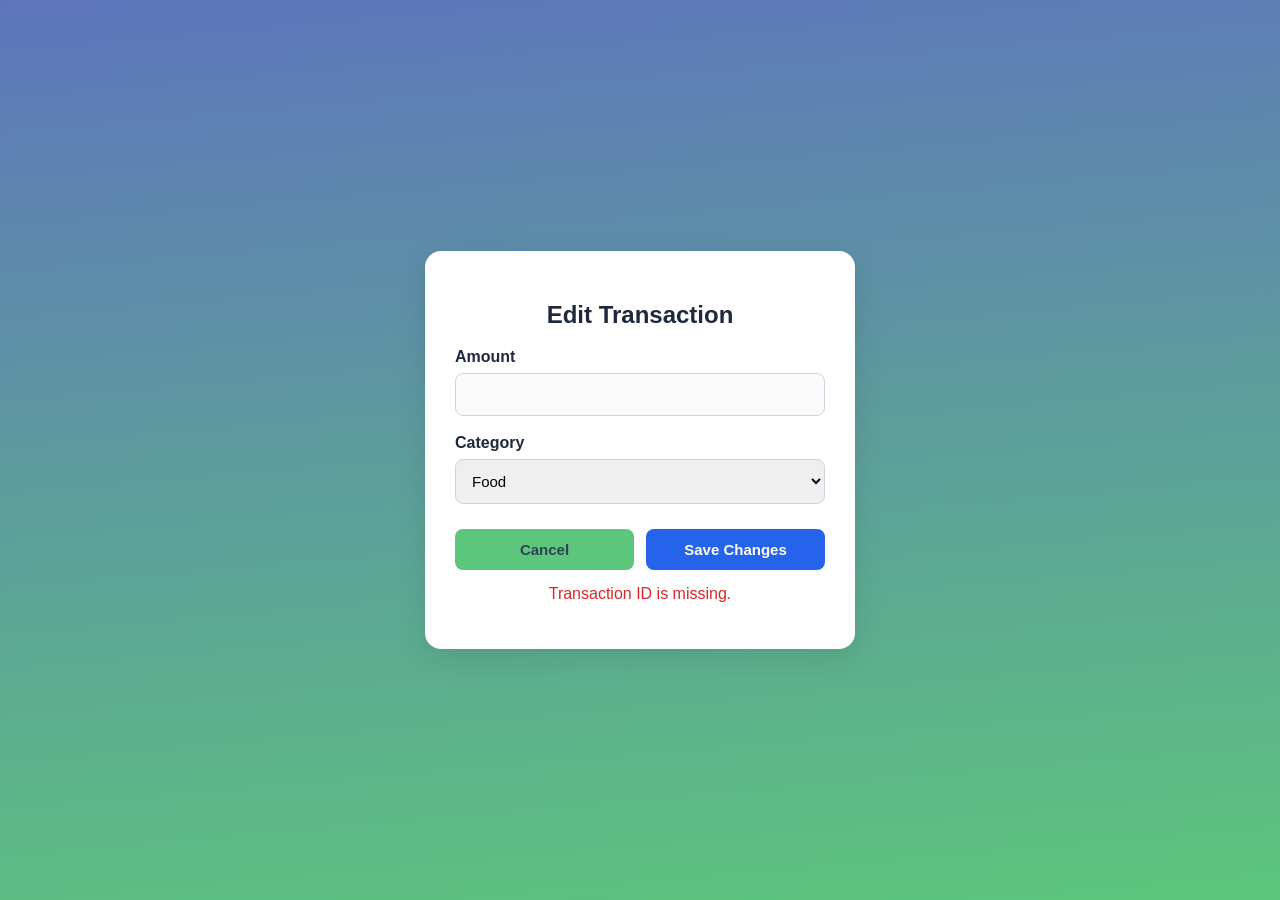
<file: bigger projects/EXPENSE TRACKER/frantend/edit-transactions.html>
<!DOCTYPE html>
<html lang="en">

<head>
    <meta charset="UTF-8">
    <meta name="viewport" content="width=device-width, initial-scale=1.0">
    <title>Edit Transaction</title>

    <style>
        * {
            box-sizing: border-box;
        }

        body {
            margin: 0;
            min-height: 100vh;
            display: flex;
            justify-content: center;
            align-items: center;
            background: linear-gradient(535deg, #5e75bc, #5cc67c);
            font-family: Arial, sans-serif;
        }

        .edit-box {
            width: 90%;
            max-width: 430px;
            padding: 30px;
            background: white;
            border-radius: 16px;
            box-shadow: 0 8px 30px rgba(0, 0, 0, 0.10);
        }

        h2 {
            text-align: center;
            color: #1e293b;
        }

        label {
            display: block;
            margin-top: 18px;
            margin-bottom: 7px;
            color: #1e293b;
            font-weight: bold;
        }

        input,
        select {
            width: 100%;
            padding: 12px;
            border: 1px solid #cbd5e1;
            border-radius: 8px;
            font-size: 15px;

        }

        .buttons {
            display: flex;
            gap: 12px;
            margin-top: 25px;
        }

        button {
            flex: 1;
            padding: 12px;
            border: none;
            border-radius: 8px;
            cursor: pointer;
            font-size: 15px;
            font-weight: bold;
        }

        .save {
            background: #2563eb;
            color: white;
        }

        .cancel {
            background: #5cc67c;
            color: #334155;
        }

        #message {
            margin-top: 15px;
            text-align: center;
            color: #dc2626;
        }
    </style>
</head>

<body>
    <div class="edit-box">
        <h2>Edit Transaction</h2>

        <form id="editForm">
            <label for="amount">Amount</label>
            <input type="number" id="amount" min="0.01" step="0.01" required>

            <label for="category">Category</label>
            <select id="category" required>
                <option value="Food">Food</option>
                <option value="Travel">Travel</option>
                <option value="Shopping">Shopping</option>
                <option value="Bills">Bills</option>
                <option value="Salary">Salary</option>
                <option value="Pocket Money">Pocket Money</option>
                <option value="Gift">Gift</option>
                <option value="Other Income">Other Income</option>
                <option value="Other">Other</option>
            </select>

            <div class="buttons">
                <button type="button" class="cancel" onclick="goBack()">
                    Cancel
                </button>

                <button type="submit" class="save">
                    Save Changes
                </button>
            </div>
        </form>

        <p id="message"></p>
    </div>

    <script>
        const API_URL =
            window.location.hostname === "localhost" ||
                window.location.hostname === "127.0.0.1"
                ? "http://127.0.0.1:5000"
                : "https://python-programming-1-8ew8.onrender.com";
        const params = new URLSearchParams(window.location.search);
        const transactionId = params.get("id");

        const amountInput = document.getElementById("amount");
        const categoryInput = document.getElementById("category");
        const message = document.getElementById("message");
        const form = document.getElementById("editForm");

        function goBack() {
            window.location.href = "index.html";
        }

        async function loadTransaction() {
            try {
                if (!transactionId) {
                    throw new Error("Transaction ID is missing.");
                }

                const response = await fetch(`${API_URL}/transactions`, {
                    credentials: "include"
                });

                if (!response.ok) {
                    throw new Error("Could not load transactions.");
                }

                const transactions = await response.json();

                const transaction = transactions.find(
                    item => String(item.id) === transactionId
                );

                if (!transaction) {
                    throw new Error("Transaction not found.");
                }

                amountInput.value = transaction.amount;

                const expenseCategories = [
                    "Food",
                    "Travel",
                    "Shopping",
                    "Bills",
                    "Other"
                ];

                const incomeCategories = [
                    "Salary",
                    "Pocket Money",
                    "Gift",
                    "Other Income"
                ];

                const categories = transaction.type === "expense"
                    ? expenseCategories
                    : incomeCategories;

                categoryInput.innerHTML = "";

                categories.forEach(function (category) {
                    const option = document.createElement("option");
                    option.value = category;
                    option.textContent = category;
                    categoryInput.appendChild(option);
                });

                categoryInput.value = transaction.category;

            } catch (error) {
                message.textContent = error.message;
                form.querySelectorAll("input, button").forEach(
                    element => element.disabled = true
                );
            }
        }

        form.addEventListener("submit", async function (event) {
            event.preventDefault();

            const amount = Number(amountInput.value);
            const category = categoryInput.value.trim();

            if (!Number.isFinite(amount) || amount <= 0) {
                message.textContent = "Please enter a valid amount.";
                return;
            }

            if (!category) {
                message.textContent = "Please enter a valid category.";
                return;
            }

            try {
                const response = await fetch(
                    `${API_URL}/transactions/${encodeURIComponent(transactionId)}`,
                    {
                        method: "PUT",
                        credentials: "include",
                        headers: {
                            "Content-Type": "application/json"
                        },
                        body: JSON.stringify({
                            amount: amount,
                            category: category
                        })
                    }
                );

                const result = await response.json();

                if (!response.ok) {
                    throw new Error(result.error || "Failed to update transaction.");
                }

                window.location.href =
                    "notification.html?type=result&status=success&message=" +
                    encodeURIComponent("Transaction updated successfully!");

            } catch (error) {
                message.textContent = error.message;
            }
        });

        loadTransaction();
    </script>
</body>

</html>
</file>
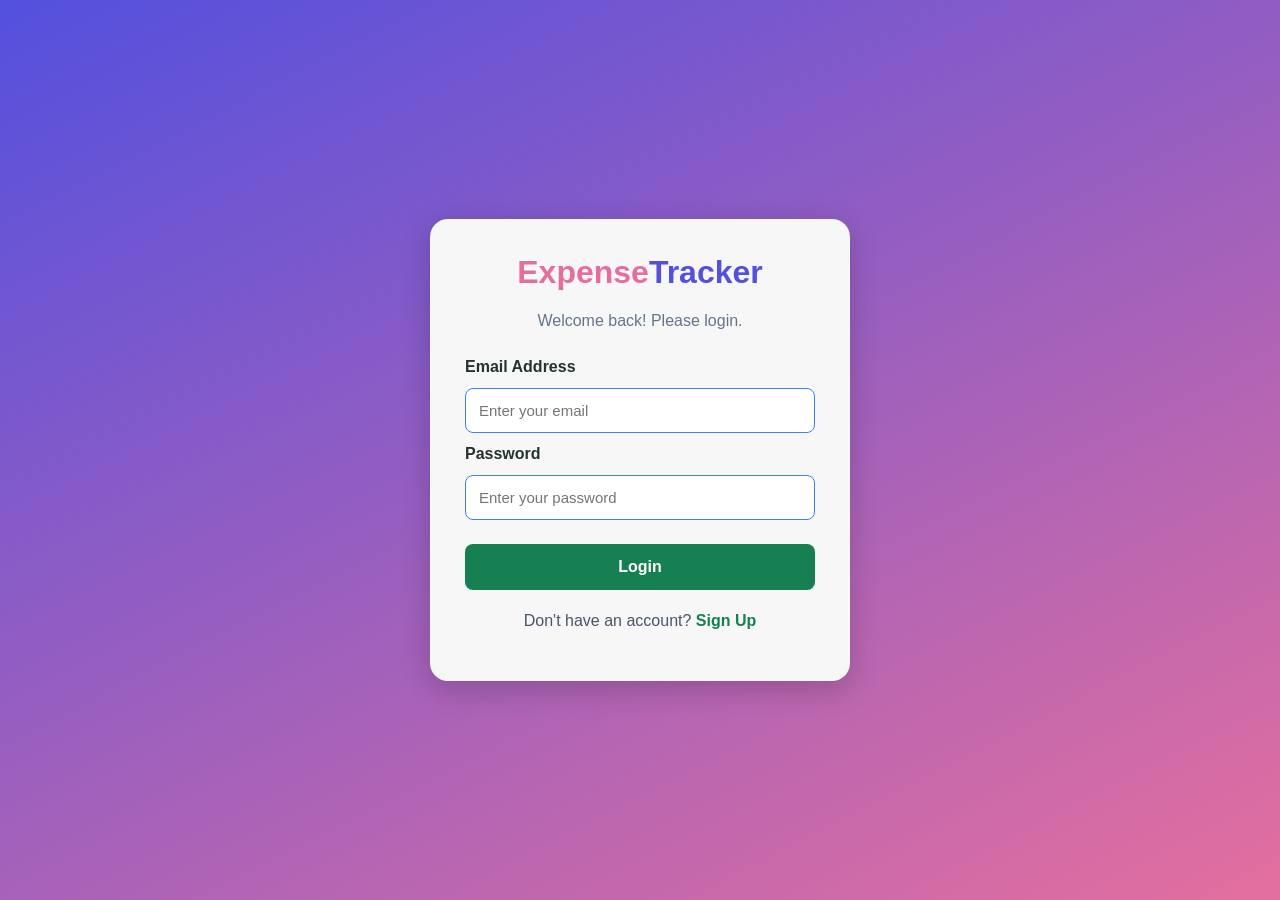
<file: bigger projects/EXPENSE TRACKER/frantend/login.html>
<!DOCTYPE html>
<html lang="en">

<head>
    <meta charset="UTF-8">
    <meta name="viewport" content="width=device-width, initial-scale=1.0">
    <title>Login - ExpenseTracker</title>
    <link rel="stylesheet" href="style.css">
</head>

<body class="auth-page">

    <div class="auth-container">
        <h1>Expense<span>Tracker</span></h1>
        <p class="auth-subtitle">Welcome back! Please login.</p>

        <form id="login-form">
            <label for="email">Email Address</label>
            <input type="email" id="email" placeholder="Enter your email" required>

            <label for="password">Password</label>
            <input type="password" id="password" placeholder="Enter your password" required>

            <button type="submit">Login</button>
        </form>

        <p id="login-message"></p>

        <p class="auth-switch">
            Don't have an account?
            <a href="signup.html">Sign Up</a>
        </p>
    </div>

    <script>
        const API_URL =
            window.location.hostname === "localhost" ||
                window.location.hostname === "127.0.0.1"
                ? "http://127.0.0.1:5000"
                : "https://python-programming-1-8ew8.onrender.com";

        document.getElementById("login-form").addEventListener("submit", async function (event) {
            event.preventDefault();

            const email = document.getElementById("email").value.trim();
            const password = document.getElementById("password").value;
            const message = document.getElementById("login-message");

            try {
                const response = await fetch(`${API_URL}/auth/login`, {
                    method: "POST",
                    credentials: "include",
                    headers: {
                        "Content-Type": "application/json"
                    },
                    body: JSON.stringify({ email, password })
                });

                const result = await response.json();

                message.textContent = result.message || result.error;
                message.style.color = response.ok ? "green" : "red";
                if (response.ok) {
                    setTimeout(() => {
                        window.location.href = "index.html";
                    }, 1000);
                }

            } catch (error) {
                message.textContent = "Server connection failed. Please try again.";
                message.style.color = "red";
            }
        });
    </script>

</body>

</html>
</file>
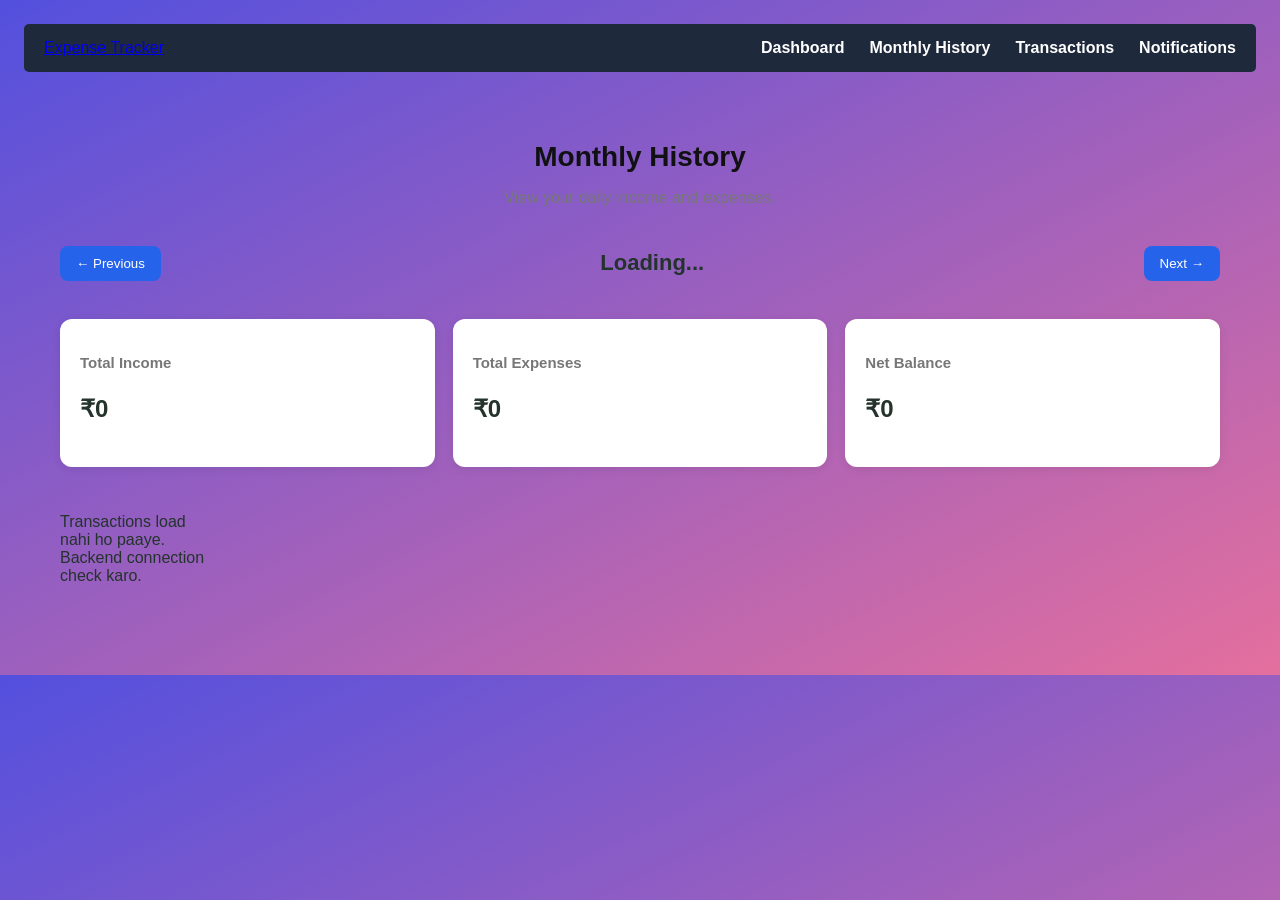
<file: bigger projects/EXPENSE TRACKER/frantend/monthly-history.html>
<!DOCTYPE html>
<html lang="en">
<head>
    <meta charset="UTF-8">
    <meta name="viewport" content="width=device-width, initial-scale=1.0">
    <title>Monthly History | Expense Tracker</title>
    <link rel="stylesheet" href="style.css">
    <link rel="stylesheet" href="monthly-history.css">
</head>
<body>

    <nav class="navbar">
        <a href="index.html" class="logo">Expense Tracker</a>

        <div class="nav-links">
            <a href="index.html">Dashboard</a>
            <a href="monthly-history.html" class="active">Monthly History</a>
            <a href="edit-transactions.html">Transactions</a>
            <a href="notification.html">Notifications</a>
        </div>
    </nav>

    <main class="monthly-history-container">
        <header class="history-header">
            <div>
                <h1>Monthly History</h1>
                <p>View your daily income and expenses.</p>
            </div>
        </header>

        <section class="month-navigation">
            <button id="prevMonth" type="button">← Previous</button>
            <h2 id="currentMonth">Loading...</h2>
            <button id="nextMonth" type="button">Next →</button>
        </section>

        <section class="monthly-summary">
            <div class="summary-card">
                <h3>Total Income</h3>
                <p id="monthlyIncome">₹0</p>
            </div>

            <div class="summary-card">
                <h3>Total Expenses</h3>
                <p id="monthlyExpenses">₹0</p>
            </div>

            <div class="summary-card">
                <h3>Net Balance</h3>
                <p id="monthlyBalance">₹0</p>
            </div>
        </section>

        <section class="calendar-section">
            <div class="calendar-grid" id="calendarGrid">
                <!-- Calendar dates will be generated by JavaScript -->
            </div>
        </section>
    </main>

    <script src="monthly-history.js"></script>
</body>
</html>
</file>
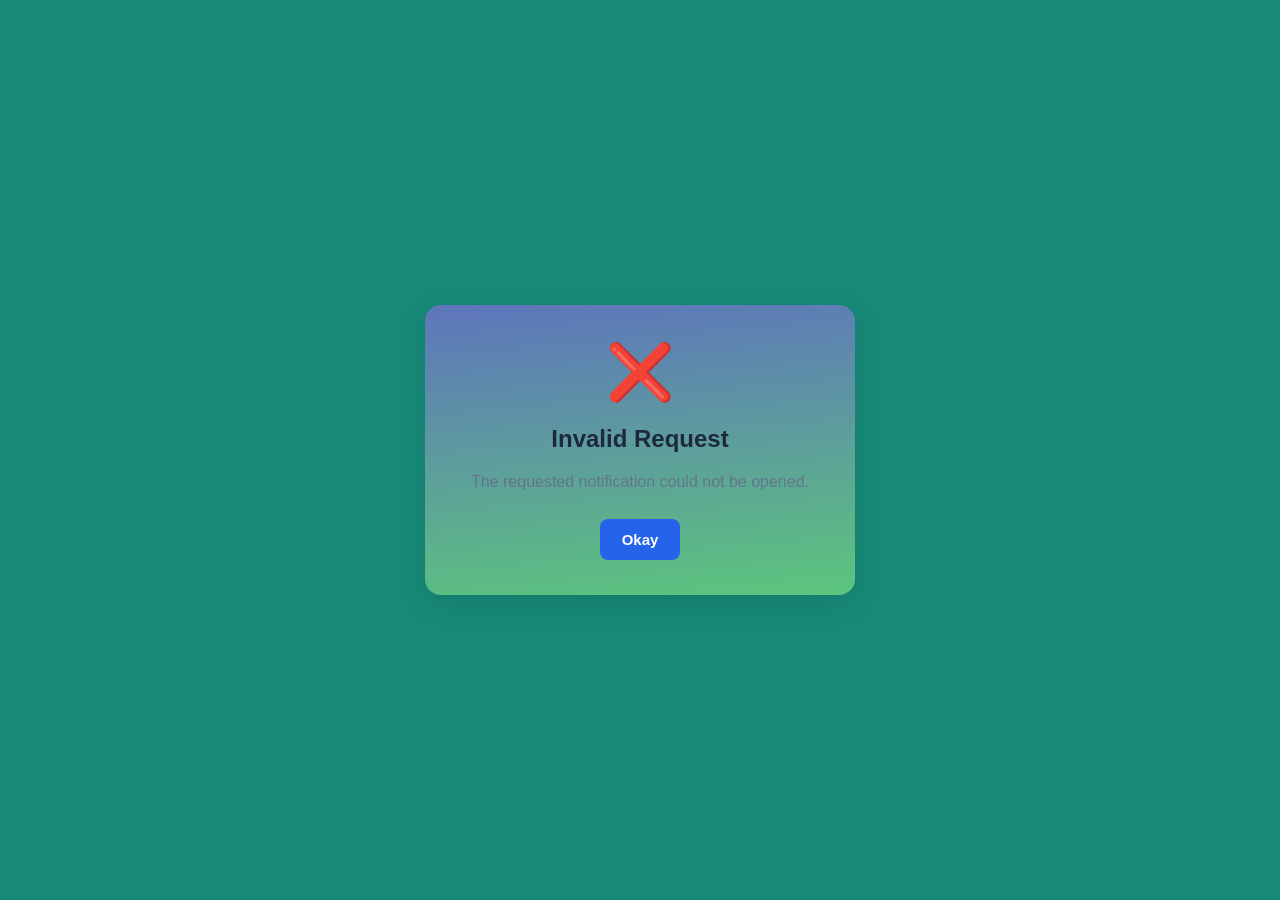
<file: bigger projects/EXPENSE TRACKER/frantend/notification.html>
<!DOCTYPE html>
<html lang="en">

<head>
    <meta charset="UTF-8">
    <meta name="viewport" content="width=device-width, initial-scale=1.0">
    <title>Expense Tracker - Notification</title>

    <style>
        * {
            box-sizing: border-box;
        }

        body {
            margin: 0;
            min-height: 100vh;
            display: flex;
            justify-content: center;
            align-items: center;
            background: #178978;
            font-family: Arial, sans-serif;
        }

        .notification-box {
            width: 90%;
            max-width: 430px;
            padding: 35px 25px;
            background: linear-gradient(535deg, #5e75bc, #5cc67c);
            border-radius: 16px;
            text-align: center;
            box-shadow: 0 8px 30px rgba(0, 0, 0, 0.10);
        }

        .notification-icon {
            font-size: 55px;
            margin-bottom: 15px;
        }

        h2 {
            color: #1e293b;
            margin-bottom: 12px;
        }

        p {
            color: #64748b;
            line-height: 1.6;
        }

        .actions {
            display: flex;
            gap: 12px;
            justify-content: center;
            margin-top: 25px;
        }

        button {
            padding: 12px 22px;
            border: none;
            border-radius: 8px;
            cursor: pointer;
            font-size: 15px;
            font-weight: bold;
        }

        .primary {
            background: #2563eb;
            color: white;
        }

        .secondary {
            background: #e2e8f0;
            color: #334155;
        }

        .danger {
            background: #dc2626;
            color: white;
        }

        button:disabled {
            opacity: 0.6;
            cursor: not-allowed;
        }
    </style>
</head>

<body>

    <div class="notification-box">
        <div class="notification-icon" id="icon">ℹ️</div>

        <h2 id="title">Notification</h2>

        <p id="message">Please wait...</p>

        <div class="actions" id="actions"></div>
    </div>

    <script>
        const API_URL =
            window.location.hostname === "localhost" ||
                window.location.hostname === "127.0.0.1"
                ? "http://127.0.0.1:5000"
                : "https://python-programming-1-8ew8.onrender.com";

        const params = new URLSearchParams(window.location.search);

        const type = params.get("type");
        const action = params.get("action");
        const id = params.get("id");

        const icon = document.getElementById("icon");
        const title = document.getElementById("title");
        const message = document.getElementById("message");
        const actions = document.getElementById("actions");

        function showResult(resultIcon, resultTitle, resultMessage) {
            icon.textContent = resultIcon;
            title.textContent = resultTitle;
            message.textContent = resultMessage;

            actions.innerHTML = `
                <button class="primary" onclick="goBack()">
                    Okay
                </button>
            `;
        }

        function goBack() {
            window.location.href = "index.html";
        }

        function createButton(text, className, callback) {
            const button = document.createElement("button");
            button.textContent = text;
            button.className = className;
            button.addEventListener("click", callback);
            actions.appendChild(button);
            return button;
        }

        if (type === "confirm" && action === "delete" && id) {

            icon.textContent = "⚠️";
            title.textContent = "Confirm Delete";
            message.textContent =
                "Are you sure you want to delete this transaction?";

            createButton("Cancel", "secondary", goBack);

            createButton("Yes, Delete", "danger", async function () {
                actions.querySelectorAll("button").forEach(
                    button => button.disabled = true
                );

                message.textContent = "Deleting transaction...";

                try {
                    const response = await fetch(
                        `${API_URL}/transactions/${encodeURIComponent(id)}`,
                        {
                            method: "DELETE",
                            credentials: "include"
                        }
                    );

                    const result = await response.json();

                    if (!response.ok) {
                        throw new Error(
                            result.error || "Failed to delete transaction"
                        );
                    }

                    showResult(
                        "✅",
                        "Deleted Successfully",
                        result.message || "Transaction deleted successfully!"
                    );

                } catch (error) {
                    showResult(
                        "❌",
                        "Delete Failed",
                        error.message || "Transaction could not be deleted."
                    );
                }
            });

        } else if (type === "result") {
            const status = params.get("status");
            const resultMessage = params.get("message");

            if (status === "success") {
                showResult(
                    "✅",
                    "Success",
                    resultMessage || "Operation completed successfully!"
                );
            } else if (status === "error") {
                showResult(
                    "❌",
                    "Something Went Wrong",
                    resultMessage || "Please try again."
                );
            } else if (status === "warning") {
                showResult(
                    "⚠️",
                    "Warning",
                    resultMessage || "Please check your information."
                );
            } else {
                showResult(
                    "❌",
                    "Invalid Request",
                    "The requested notification could not be opened."
                );
            }
        } else {
            showResult(
                "❌",
                "Invalid Request",
                "The requested notification could not be opened."
            );
        }
    </script>

</body>

</html>
</file>
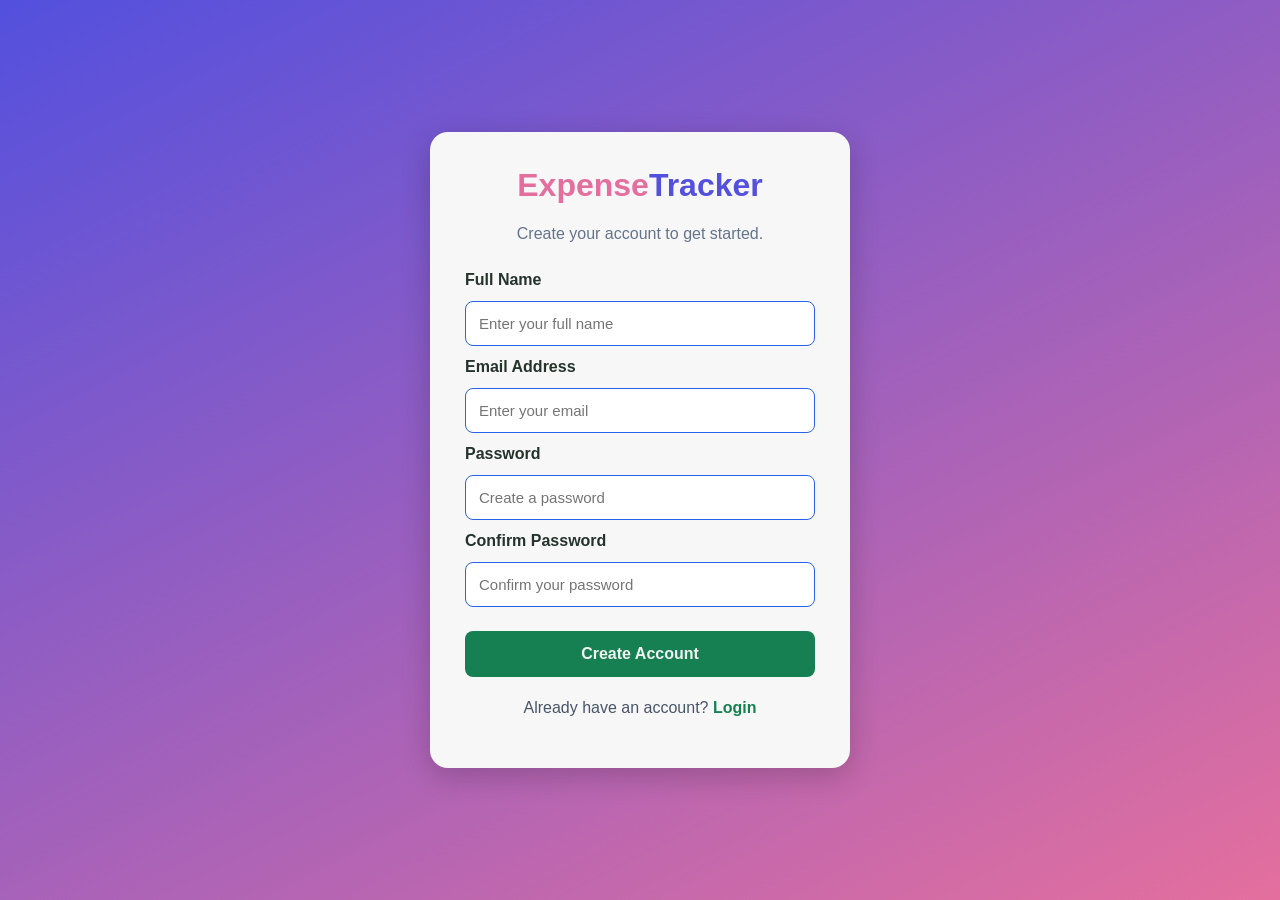
<file: bigger projects/EXPENSE TRACKER/frantend/signup.html>
<!DOCTYPE html>
<html lang="en">

<head>
    <meta charset="UTF-8">
    <meta name="viewport" content="width=device-width, initial-scale=1.0">
    <title>Sign Up - ExpenseTracker</title>
    <link rel="stylesheet" href="style.css">
</head>

<body class="auth-page">

    <div class="auth-container">
        <h1>Expense<span>Tracker</span></h1>
        <p class="auth-subtitle">Create your account to get started.</p>

        <form id="signup-form">
            <label for="name">Full Name</label>
            <input type="text" id="name" placeholder="Enter your full name" required>

            <label for="signup-email">Email Address</label>
            <input type="email" id="signup-email" placeholder="Enter your email" required>

            <label for="signup-password">Password</label>
            <input type="password" id="signup-password" placeholder="Create a password" required>

            <label for="confirm-password">Confirm Password</label>
            <input type="password" id="confirm-password" placeholder="Confirm your password" required>

            <button type="submit">Create Account</button>
        </form>

        <p id="signup-message"></p>

        <p class="auth-switch">
            Already have an account?
            <a href="login.html">Login</a>
        </p>
    </div>

    <script>
        const API_URL =
            window.location.hostname === "localhost" ||
                window.location.hostname === "127.0.0.1"
                ? "http://127.0.0.1:5000"
                : "https://python-programming-1-8ew8.onrender.com";

        document.getElementById("signup-form").addEventListener("submit", async function (event) {
            event.preventDefault();

            const name = document.getElementById("name").value.trim();
            const email = document.getElementById("signup-email").value.trim();
            const password = document.getElementById("signup-password").value;
            const confirmPassword = document.getElementById("confirm-password").value;
            const message = document.getElementById("signup-message");

            if (password !== confirmPassword) {
                message.textContent = "Passwords do not match!";
                message.style.color = "red";
                return;
            }

            try {
                const response = await fetch(`${API_URL}/auth/signup`, {
                    method: "POST",
                    credentials: "include",
                    headers: {
                        "Content-Type": "application/json"
                    },
                    body: JSON.stringify({ name, email, password })
                });

                const result = await response.json();

                message.textContent = result.message || result.error;
                message.style.color = response.ok ? "green" : "red";

                if (response.ok) {
                    document.getElementById("signup-form").reset();

                    setTimeout(() => {
                        window.location.href = "login.html";
                    }, 1500);
                }
            } catch (error) {
                message.textContent = "Unable to create your account. Please try again.";
                message.style.color = "red";
            }
        });
    </script>

</body>

</html>
</file>
<file: bigger projects/EXPENSE TRACKER/frantend/style.css>
* {
    box-sizing: border-box;
}

body {
    margin: 0;
    padding: 24px;
    font-family: Arial, sans-serif;
    background: #f4f7f6;
    color: #24332c;
    background: linear-gradient(513deg, #5350de, #e46f9e);
}

header {
    text-align: center;
    margin-bottom: 32px;
}

header h1 {
    color: #0e0f0ff9;
}

.dashboard {
    display: grid;
    grid-template-columns: repeat(3, 1fr);
    gap: 20px;
    max-width: 1000px;
    margin: 0 auto 30px;
}

.card,
.transactions {
    background: white;
    padding: 25px;
    border-radius: 5px;
    text-align: center;
    box-shadow: 0 4px 25px #0000000a;
    background: linear-gradient(535deg, #db9eda, #55c158);
}

.card h3 {
    margin-top: 0;
    color: #040404;
}


.card p {
    font-size: 26px;
    font-weight: bold;
    background: linear-gradient(535deg, #ba84c8, #81e283);
}

.card:nth-child(1) p {
    color: #168052;
}

.card:nth-child(2) p {
    color: #168052;
}

.card:nth-child(3) p {
    color: red;
}


.transactions {
    max-width: 1000px;
    margin: auto;
}

/* Add Expense Form */
.add-expense {
    max-width: 1000px;
    margin: 0 auto 30px;
    padding: 28px;
    background: #ffffff;
    border-radius: 14px;
    box-shadow: 0 4px 14px #0000000a;
    background: linear-gradient(535deg, #a584c8, #86d59e);
}

.add-expense h2 {
    margin-top: 0;
    margin-bottom: 24px;
    color: #168052;
    font-size: 24px;
}

#expense-form {
    display: grid;
    grid-template-columns: 1fr 1fr;
    gap: 12px 20px;
}

#expense-form label {
    font-size: 14px;
    font-weight: 600;
    color: #37483e;
}

#expense-form input,
#expense-form select {
    width: 100%;
    padding: 13px 14px;
    border: 1px solid #d8e2dc;
    border-radius: 8px;
    background: #ffffff;
    font-size: 15px;
    color: #24332c;
    outline: none;
}

#expense-form input:focus,
#expense-form select:focus {
    border-color: #168052;
    box-shadow: 0 0 0 3px #1680521a;
}

#expense-form button {
    grid-column: 1 / -1;
    padding: 14px;
    border: none;
    border-radius: 8px;
    background: #168052;
    color: white;
    font-size: 16px;
    font-weight: 600;
    cursor: pointer;
    transition: background 0.2s ease;
}

#expense-form button:hover {
    background: #106640;
}

#expense-form button:active {
    transform: scale(0.99);
}

/* Transaction design */


.transaction-item {
    display: flex;
    justify-content: space-between;
    align-items: center;
    gap: 10px;
    padding: 10px 10px;
    margin-bottom: 10px;
    background: #f8faf9;
    border-radius: 6px;
}

/*  edit button  */

.edit-button {
    width: 64px;
    height: 38px;
    background: #106640;
    color: white;
    padding: 10px 10px;
    text-align: center;
    border-radius: 6px;
    border: none;
    cursor: pointer;
    font-weight: 600;
    flex-shrink: 0;
}

.edit-button:hover {
    background: #2563eb;
}

.edit-button {
    margin-left: auto;
}

/*  delete button */
.delete-button {
    background: #106640;
    color: white;
    border: none;
    padding: 10px 10px;
    border-radius: 6px;
    cursor: pointer;
    font-weight: 600;
    flex-shrink: 0;
}

.delete-button:hover {
    background: #b91c1c;
}


/* Bigger Add Income section */
.add-income {
    width: 100%;
    max-width: 1000px;
    margin: 0 auto 30px;
    padding: 28px;
    background: linear-gradient(535deg, #d283c6, #96d8aa);
    border: 1px solid #c4e8d0;
    border-radius: 14px;
    box-shadow: 0 4px 14px #0000000a;
}

.add-income h2 {
    color: #24332c;
    font-size: 24px;
    margin-top: 0;
    margin-bottom: 24px;
}

#income-form {
    display: grid;
    grid-template-columns: 1fr 1fr;
    gap: 12px 20px;
}

#income-form label {
    font-size: 14px;
    font-weight: 600;
    color: #37483e;
}

#income-form input {
    width: 100%;
    padding: 13px 14px;
    border: 1px solid #d8e2dc;
    border-radius: 8px;
    font-size: 15px;
}

#income-form button {
    grid-column: 1 / -1;
    padding: 14px;
    background: #168052;
    color: white;
    border: none;
    border-radius: 8px;
    font-size: 16px;
    font-weight: 600;
    cursor: pointer;
}

#income-form button:hover {
    background: #106640;
}

/*               Graph chart */


.charts-container {
    display: grid;
    grid-template-columns: repeat(2, minmax(0, 1fr));
    gap: 24px;
    max-width: 1100px;
    margin: 30px auto;
    padding: 0 16px;
}

.chart-section {
    min-width: 0;
    padding: 20px;
    background: linear-gradient(535deg, #5e75bc, #5cc67c);
    border-radius: 26px;
    box-shadow: 0 4px 12px rgba(144, 83, 83, 0.08);
}

.chart-section h2 {
    text-align: center;
    font-size: 28px;
    margin-bottom: 20px;
}

.chart-section canvas {
    display: block;
    width: 100% !important;
    height: 300px !important;
}

/* Search and Filter Styling */
#search-transaction,
#filter-category {
    width: 100%;
    min-height: 48px;
    padding: 12px 16px;
    border: 1px solid #cbd5e1;
    border-radius: 10px;
    background-color: #ffffff;
    color: #1e293b;
    font-size: 15px;
    outline: none;
    transition: border-color 0.2s, box-shadow 0.2s;
}

#search-transaction:focus,
#filter-category:focus {
    border-color: #3b82f6;
    box-shadow: 0 0 0 3px rgba(59, 130, 246, 0.15);
}

#search-transaction::placeholder {
    color: #94a3b8;
}

.transactions label[for="search-transaction"],
.transactions label[for="filter-category"] {
    display: block;
    margin: 16px 0 8px;
    font-weight: 600;
    color: #334155;
}

/* Stylish Income Category Dropdown */
#income-category {
    width: 100%;
    min-height: 50px;
    padding: 12px 16px;
    border: 2px solid #bbf7d0;
    border-radius: 12px;
    background-color: #f1f2f2;
    color: #166534;
    font-size: 16px;
    font-weight: 600;
    cursor: pointer;
    outline: none;
    transition: all 0.2s ease;
}

#income-category:hover {
    border-color: #4ade80;
    background-color: #ecfdf5;
}

#income-category:focus {
    border-color: #16a34a;
    box-shadow: 0 0 0 4px rgba(204, 10, 191, 0.12);
}

#income-category option {
    background-color: #ffffff;
    color: #166534;
    font-size: 15px;
    padding: 10px;
}

/*                  bedget-limit  */

.budget-section {
    width: 70%;
    background: linear-gradient(535deg, #5e75bc, #5cc67c);
    padding: 20px;
    margin: 20px auto;
    border-radius: 15px;
    box-shadow: 0 2px 10px rgba(0, 0, 2, 0.1);
}

.budget-section h2 {
    margin-bottom: 15px;
}

.budget-input {
    display: flex;
    flex-wrap: wrap;
    gap: 10px;
    margin-bottom: 20px;
}

.budget-input input {
    padding: 10px;
    border: 1px solid #ccc;
    border-radius: 6px;
}

.budget-input button {
    padding: 10px 18px;
    background: #2563eb;
    color: white;
    border: none;
    border-radius: 6px;
    cursor: pointer;
}

.budget-details p {
    margin: 10px 0;
    font-weight: bold;
}

#budget-message {
    margin-top: 12px;
    font-weight: bold;
}

#transaction-list {
    margin-top: 20px;
}

.transaction-item {
    margin-bottom: 12px;
}

/* Navbar Styling */

.navbar {
    display: flex;
    justify-content: space-between;
    align-items: center;
    flex-wrap: wrap;
    gap: 25px;
    padding: 15px 20px;
    margin-bottom: 30px;
    background: #1e293b;
    border-radius: 5px;
    box-shadow: 0 4px 15px #ffffff(0, 0, 0, 0.12);
}

.nav-logo h2 {
    margin: 0;
    color: #d283c6;
    font-size: 25px;
}

.nav-logo span {
    color: #4ade80;
}

.nav-links {
    display: flex;
    flex-wrap: wrap;
    gap: 25px;
    list-style: none;
    margin: 0;
    padding: 0;
}

.nav-links a {
    text-decoration: none;
    color: #ffffff;
    font-weight: 600;
    transition: color 0.2s ease;
}

.nav-links a:hover {
    color: #168052;
}

.logout-btn {
    background-color: rgb(232, 3, 3);
    border-radius: 5px;
    width: 70px;
    color: #f1f2f2;
    border: none;

}

.nav-links {
    display: flex;
    align-items: center;
}

.nav-links li:last-child {
    margin-left: auto;
}

/**************************************MEDIA QUERY********************************/

@media (min-width: 300px) and (max-width: 900px) {

    /* Dashboard */
    .dashboard {
        grid-template-columns: 1fr;
    }

    body {
        padding: 16px;
    }

    /* Expense form */
    .add-expense {
        padding: 20px;
    }

    #expense-form {
        grid-template-columns: 1fr;
    }

    #expense-form button {
        grid-column: auto;
    }

    /* Income form */
    #income-form {
        grid-template-columns: 1fr;
    }

    #income-form button {
        grid-column: auto;
    }

    /* Charts */
    .charts-container {
        grid-template-columns: 1fr;
        gap: 18px;
        padding: 0 10px;
    }

    .chart-section {
        padding: 15px;
    }

    .chart-section h2 {
        font-size: 22px;
    }

    .chart-section canvas {
        height: 250px !important;
    }

    /* Navbar */
    .navbar {
        flex-direction: column;
        padding: 18px;
    }

    .nav-links {
        justify-content: center;
        flex-wrap: wrap;
        gap: 15px;
    }

    .nav-links li:last-child {
        margin-left: 0;
    }
    
    /* Monthly budget responsive */
    .budget-section {
        width: 100%;
        max-width: 100%;
        box-sizing: border-box;
        padding: 15px;
    }

    .budget-input {
        width: 100%;
        min-width: 0;
    }

    .budget-input input {
        flex: 1 1 100%;
        min-width: 0;
        width: 100%;
        box-sizing: border-box;
    }

    .budget-input button {
        max-width: 100%;
        box-sizing: border-box;
    }

}



/* Footer Styling */
.footer {
    margin-top: 40px;
    padding: 30px 20px;
    text-align: center;
    background: #24332c;
    color: white;
    border-radius: 14px;
}

.footer h3 {
    margin: 0 0 10px;
    color: #86d59e;
    font-size: 24px;
}

.footer p {
    margin: 8px 0;
    font-size: 14px;
    color: #e2e8f0;
}

/* ****************************LOGIN PAGE**************************************************** */

/* Login Page Styling */
.auth-page {
    min-height: 100vh;
    display: flex;
    justify-content: center;
    align-items: center;
    padding: 20px;
}

.auth-container {
    width: 100%;
    max-width: 420px;
    padding: 35px;
    background: rgb(248, 247, 247);
    border-radius: 18px;
    box-shadow: 0 8px 30px rgba(0, 0, 0, 0.2);
}

.auth-container h1 {
    text-align: center;
    color: #e46f9e;
    margin-top: 0;
}

.auth-container h1 span {
    color: #5350de;
}

.auth-subtitle {
    text-align: center;
    color: #64748b;
    margin-bottom: 28px;
}

#login-form {
    display: flex;
    flex-direction: column;
    gap: 12px;
}

#login-form label {
    font-weight: 600;
    color: #24332c;
}

#login-form input {
    padding: 13px;
    border: 1px solid #3b82f6;
    border-radius: 8px;
    font-size: 15px;
}

#login-form input:focus {
    outline: none;
    border-color: #168052;
    box-shadow: 0 0 0 3px #1680521a;
}

#login-form button {
    margin-top: 12px;
    padding: 14px;
    background: #168052;
    color: white;
    border: none;
    border-radius: 8px;
    font-size: 16px;
    font-weight: 600;
    cursor: pointer;
}

#login-form button:hover {
    background: #1e293b;
}

.auth-switch {
    text-align: center;
    margin-top: 22px;
    color: #475569;
}

.auth-switch a {
    color: #168052;
    font-weight: bold;
    text-decoration: none;
}

.auth-switch a:hover {
    text-decoration: underline;
}

/**********************************SIGNUP PAGE******************************/

/* Signup Form Styling */
#signup-form {
    display: flex;
    flex-direction: column;
    gap: 12px;
}

#signup-form label {
    font-weight: 600;
    color: #24332c;
}

#signup-form input {
    padding: 13px;
    border: 1px solid #2563eb;
    border-radius: 8px;
    font-size: 15px;
}

#signup-form input:focus {
    outline: none;
    border-color: #2563eb;
    box-shadow: 0 0 0 3px #1680521a;
}

#signup-form button {
    margin-top: 12px;
    padding: 14px;
    background: #168052;
    color: #f1f2f2;
    border: none;
    border-radius: 8px;
    font-size: 16px;
    font-weight: 600;
    cursor: pointer;
}

#signup-form button:hover {
    background: #1e293b;
}
</file>
<file: bigger projects/EXPENSE TRACKER/frantend/monthly-history.css>
.monthly-history-container {
    max-width: 1200px;
    margin: 30px auto;
    padding: 20px;
}

.history-header {
    margin-bottom: 25px;
}

.history-header h1 {
    font-size: 28px;
    margin-bottom: 8px;
}

.history-header p {
    color: #777;
}

.month-navigation {
    display: flex;
    align-items: center;
    justify-content: space-between;
    gap: 15px;
    margin: 25px 0;
}

.month-navigation h2 {
    font-size: 22px;
    text-align: center;
}

.month-navigation button {
    padding: 10px 16px;
    border: none;
    border-radius: 8px;
    cursor: pointer;
    background: #2563eb;
    color: white;
}

.month-navigation button:hover {
    background: #1d4ed8;
}

.monthly-summary {
    display: grid;
    grid-template-columns: repeat(3, 1fr);
    gap: 18px;
    margin-bottom: 30px;
}

.summary-card {
    padding: 20px;
    border-radius: 12px;
    background: white;
    box-shadow: 0 2px 10px rgba(0, 0, 0, 0.08);
}

.summary-card h3 {
    color: #777;
    font-size: 15px;
    margin-bottom: 10px;
}

.summary-card p {
    font-size: 24px;
    font-weight: bold;
}

.calendar-grid {
    display: grid;
    grid-template-columns: repeat(7, minmax(0, 1fr));
    gap: 12px;
}

.calendar-day {
    min-height: 150px;
    padding: 12px;
    border-radius: 10px;
    background: white;
    box-shadow: 0 2px 8px rgba(0, 0, 0, 0.07);
    overflow-wrap: anywhere;
}

.calendar-day.empty {
    background: transparent;
    box-shadow: none;
}

.calendar-day.today {
    border: 2px solid #2563eb;
}

.day-number {
    font-weight: bold;
    margin-bottom: 10px;
}

.day-entry {
    font-size: 13px;
    margin: 6px 0;
}

.day-income {
    color: #16a34a;
}

.day-expense {
    color: #dc2626;
}

.day-total {
    border-top: 1px solid #ddd;
    margin-top: 10px;
    padding-top: 8px;
    font-size: 12px;
    line-height: 1.7;
}

@media (max-width: 768px) {
    .monthly-summary {
        grid-template-columns: 1fr;
    }

    .calendar-grid {
        grid-template-columns: repeat(2, minmax(0, 1fr));
        gap: 8px;
    }

    .calendar-day {
        min-height: 130px;
        padding: 9px;
    }

    .month-navigation h2 {
        font-size: 17px;
    }

    .month-navigation button {
        padding: 8px 10px;
        font-size: 12px;
    }
}

@media (max-width: 380px) {
    .calendar-grid {
        grid-template-columns: 1fr;
    }
}
</file>
